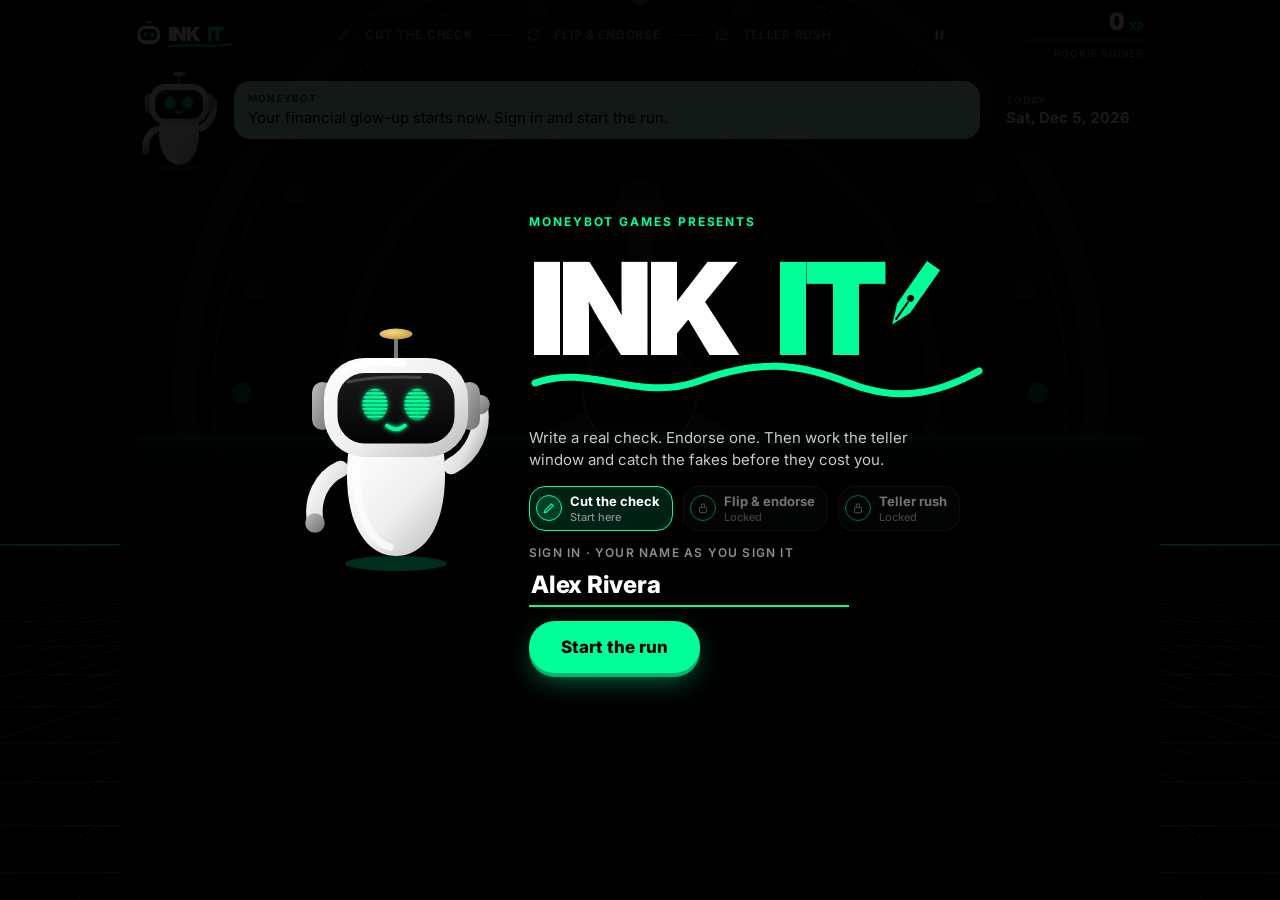
<file: index.html>
<!doctype html>
<html lang="en">
<head>
<meta charset="utf-8">
<meta http-equiv="refresh" content="0; url=ink-it/">
<title>Ink It · MoneyBot Games</title>
<link rel="canonical" href="ink-it/">
<script>location.replace('ink-it/');</script>
</head>
<body>
<p><a href="ink-it/">Play Ink It</a></p>
</body>
</html>
</file>
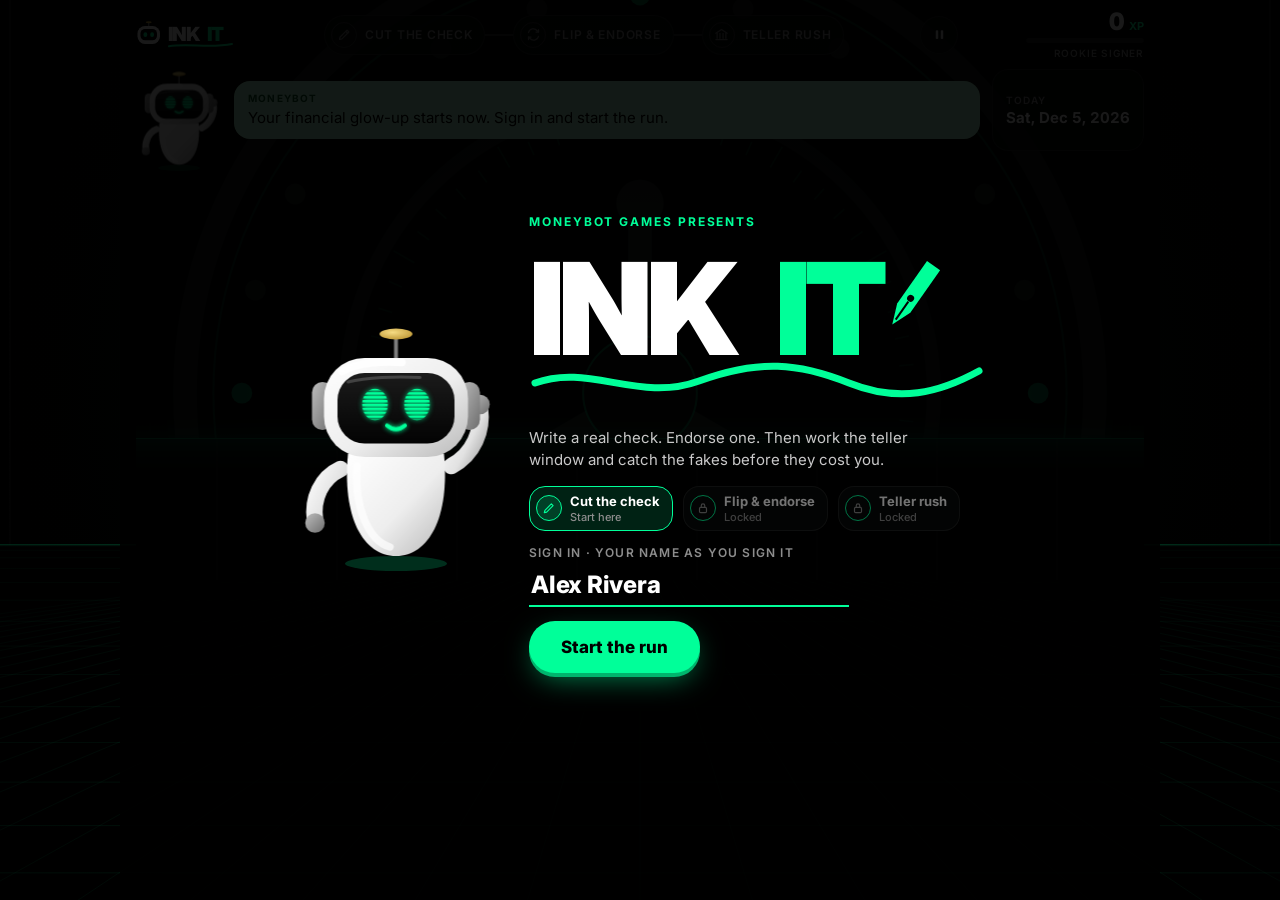
<file: ink-it/index.html>
<!doctype html>
<html lang="en">
<head>
<meta charset="utf-8">
<meta name="viewport" content="width=device-width, initial-scale=1, viewport-fit=cover">
<title>Ink It · MoneyBot Games</title>
<meta name="description" content="Write a real check, endorse one, then catch the fakes at the teller window. A free MoneyBot game that teaches students how checks work.">
<meta name="theme-color" content="#000000">
<link rel="icon" href="assets/favicon.svg" type="image/svg+xml">
<!-- Social previews: swap in the absolute URL once deployed, e.g. https://getmoneybot.com/games/ink-it/ -->
<meta property="og:type" content="website">
<meta property="og:title" content="Ink It · MoneyBot Games">
<meta property="og:description" content="Write it. Flip it. Sign it right. Then catch the fakes before they cost you.">
<meta property="og:image" content="https://kgarmon99.github.io/moneybot-ink-it/ink-it/assets/og-image.png">
<meta name="twitter:card" content="summary_large_image">
<link rel="preconnect" href="https://fonts.googleapis.com">
<link rel="preconnect" href="https://fonts.gstatic.com" crossorigin>
<link rel="stylesheet" href="https://fonts.googleapis.com/css2?family=Inter:wght@300;400;600;700;800;900&display=swap">
<link rel="stylesheet" href="css/ink-it.css">
</head>
<body>

<!-- shared SVG defs: MoneyBot shading, stamp grit -->
<svg class="defs" aria-hidden="true">
  <defs>
    <linearGradient id="shell" x1="0" y1="0" x2="1" y2="1"><stop offset="0" stop-color="#ffffff"/><stop offset=".55" stop-color="#eeeeee"/><stop offset="1" stop-color="#b9b9b9"/></linearGradient>
    <linearGradient id="shellB" x1="0" y1="0" x2="1" y2="1"><stop offset="0" stop-color="#fafafa"/><stop offset=".6" stop-color="#e2e2e2"/><stop offset="1" stop-color="#a9a9a9"/></linearGradient>
    <linearGradient id="pod" x1="0" y1="0" x2="1" y2="1"><stop offset="0" stop-color="#bdbdbd"/><stop offset="1" stop-color="#6e6e6e"/></linearGradient>
    <linearGradient id="visor" x1="0" y1="0" x2="0" y2="1"><stop offset="0" stop-color="#1b1b1b"/><stop offset="1" stop-color="#030303"/></linearGradient>
    <radialGradient id="gold" cx=".4" cy=".35" r=".8"><stop offset="0" stop-color="#f6dc84"/><stop offset="1" stop-color="#b8902d"/></radialGradient>
    <pattern id="scan" width="4" height="2.6" patternUnits="userSpaceOnUse"><rect width="4" height="1.6" fill="#00FF99"/></pattern>
    <filter id="glow" x="-50%" y="-50%" width="200%" height="200%"><feGaussianBlur stdDeviation="1.6" result="b"/><feMerge><feMergeNode in="b"/><feMergeNode in="SourceGraphic"/></feMerge></filter>
    <filter id="grunge" x="-10%" y="-10%" width="120%" height="120%">
      <feTurbulence type="fractalNoise" baseFrequency=".9" numOctaves="2" seed="7" result="n"/>
      <feColorMatrix in="n" type="matrix" values="0 0 0 0 0  0 0 0 0 0  0 0 0 0 0  0 0 0 -2.2 1.55" result="holes"/>
      <feComposite in="SourceGraphic" in2="holes" operator="in" result="pitted"/>
      <feTurbulence type="fractalNoise" baseFrequency=".035" numOctaves="2" seed="3" result="warp"/>
      <feDisplacementMap in="pitted" in2="warp" scale="5" xChannelSelector="R" yChannelSelector="G"/>
    </filter>
    <filter id="rough"><feTurbulence type="fractalNoise" baseFrequency=".04" numOctaves="2" seed="9"/><feDisplacementMap in="SourceGraphic" scale="6" xChannelSelector="R" yChannelSelector="G"/></filter>
  </defs>
</svg>

<canvas id="scene" aria-hidden="true"></canvas>

<div id="app">
  <header class="hud">
    <div class="logo-sm" id="logoSm"></div>
    <nav class="track" aria-label="Missions">
      <div class="node" id="n1"><i><svg viewBox="0 0 24 24"><path d="M4 20l4-1 11-11-3-3L5 16z"/><path d="M14 7l3 3"/></svg></i><span>Cut the check</span></div>
      <div class="wire" id="w1"></div>
      <div class="node" id="n2"><i><svg viewBox="0 0 24 24"><path d="M4 9a8 8 0 0 1 14-3l2 2"/><path d="M20 4v4h-4"/><path d="M20 15a8 8 0 0 1-14 3l-2-2"/><path d="M4 20v-4h4"/></svg></i><span>Flip &amp; endorse</span></div>
      <div class="wire" id="w2"></div>
      <div class="node" id="n3"><i><svg viewBox="0 0 24 24"><path d="M3 10l9-6 9 6"/><path d="M5 10v8M9.5 10v8M14.5 10v8M19 10v8"/><path d="M3 20h18"/></svg></i><span>Teller rush</span></div>
    </nav>
    <div class="meter">
      <button class="iconbtn" id="pauseBtn" type="button" aria-label="Pause menu"><svg viewBox="0 0 24 24"><rect x="6" y="5" width="4" height="14" rx="1.2"/><rect x="14" y="5" width="4" height="14" rx="1.2"/></svg></button>
      <div class="lives" id="lives" hidden></div>
      <span class="streak" id="streak">x1.2</span>
      <div class="xpbox">
        <div class="xprow"><span class="xp-num" id="xp">0</span><span class="xp-tag">XP</span></div>
        <div class="xpbar"><i id="xpFill"></i></div>
        <span class="rank" id="rankTxt">Rookie Signer</span>
      </div>
    </div>
  </header>

  <section class="comms">
    <div class="botwrap" id="botMain"></div>
    <div class="bubble" aria-live="polite"><span class="who">MoneyBot <span id="sub" style="color:#0A5C2E;font-weight:600;letter-spacing:.08em"></span></span><span id="say">Big moves incoming.</span></div>
    <div class="cards">
      <div class="card glass" id="todayCard"><span class="label">Today</span><span class="big" id="todayTxt"></span></div>
      <div class="card glass queue" id="queueCard" hidden><span class="label">Teller 03 · Now serving</span><span class="big" id="queueTxt"></span></div>
      <div class="card glass bill" id="billCard" hidden><span class="label" id="billHead">Bill to pay</span><span class="big" id="billTo"></span><span class="sm" id="billFor"></span><span class="amt" id="billAmt"></span></div>
    </div>
  </section>

  <main class="stage" id="stage">
    <div class="counter"></div>
    <div class="cam" id="cam">
    <div class="check" id="check" hidden>
      <div class="paper"></div><div class="band"></div><div class="perf"></div>
      <div class="micro t" id="microT"></div><div class="micro b" id="microB"></div>
      <svg class="wm" viewBox="0 0 100 100" aria-hidden="true"><circle cx="50" cy="50" r="44" fill="none" stroke="#000" stroke-width="5"/><circle cx="50" cy="50" r="30" fill="none" stroke="#000" stroke-width="3"/><path d="M50 20v60M20 50h60M29 29l42 42M71 29L29 71" stroke="#000" stroke-width="3"/><circle cx="50" cy="50" r="8" fill="#000"/></svg>
      <div class="p holder" data-f="holder"><div class="n" id="c-holder">Alex Rivera</div><div class="a" id="c-addr">1200 Main St</div></div>
      <div class="p ckno" id="c-no">1042</div>
      <div class="p lbl dlbl">Date</div>
      <div class="fld" id="f-date" data-f="date"><span class="v"></span></div>
      <div class="p lbl ptlbl">Pay to the<br>order of</div>
      <div class="fld" id="f-payto" data-f="payto"><span class="v"></span></div>
      <div class="p dollar">$</div>
      <div class="fld" id="f-amt" data-f="amt"><span class="v"></span></div>
      <div class="p lock"><svg viewBox="0 0 24 24" fill="none" stroke="#8a8a8a" stroke-width="2.4"><rect x="5" y="11" width="14" height="10" rx="2"/><path d="M8 11V8a4 4 0 0 1 8 0v3"/></svg>Security features. Details on back.</div>
      <div class="fld" id="f-words" data-f="words"><span class="v"></span></div>
      <div class="p lbl dolw">Dollars</div>
      <div class="p bank"><svg viewBox="0 0 40 40" fill="none" stroke="#00FF99" stroke-width="2.6"><circle cx="20" cy="20" r="17"/><circle cx="20" cy="20" r="10"/><path d="M20 10v20M10 20h20M13 13l14 14M27 13L13 27" stroke-width="1.8"/><circle cx="20" cy="20" r="3" fill="#00FF99"/></svg><div><b>VAULT BANK</b><br><small>Practice check · not a real bank</small></div></div>
      <div class="p lbl mlbl">Memo</div>
      <div class="fld" id="f-memo" data-f="memo"><span class="v"></span></div>
      <div class="fld" id="f-sig" data-f="sig"><span class="v"></span></div>
      <div class="p mp">MP</div>
      <div class="p micr" id="c-micr" data-f="micr">⑆000000000⑆ 0000000000⑈ 1042</div>
      <div class="p sticky" id="sticky" data-f="sticky" hidden></div>
    </div>

    <div class="back" id="back" hidden>
      <div class="paper"></div>
      <div class="endHead">ENDORSE HERE</div>
      <div id="endZone">
        <div class="endLines"><i style="top:40%"></i><i style="top:68%"></i><i style="top:96%"></i></div>
        <div id="endText"></div>
      </div>
      <div class="doNot" id="doNot"><b>DO NOT WRITE, STAMP, OR SIGN BELOW THIS LINE</b><span>Reserved for financial institution use</span></div>
      <div class="reserved"><div><svg viewBox="0 0 40 40" fill="none" stroke="#000" stroke-width="2"><circle cx="20" cy="20" r="17"/><circle cx="20" cy="20" r="10"/><path d="M20 10v20M10 20h20M13 13l14 14M27 13L13 27"/></svg>Bank processing area</div></div>
      <div class="sec">Security features: microprint lines, padlock icon, background pattern, and an "MP" mark by the signature line. Missing or altered? Don't deposit it.</div>
    </div>

    </div>
    <div class="zone-guide" id="guide" hidden><span id="guideTxt">Sign here</span></div>
    <canvas id="ink"></canvas>
    <div id="nib" hidden><svg viewBox="0 0 16 44" aria-hidden="true"><path d="M1 43 L3.5 33 L12.5 3.5 a2.6 2.6 0 0 1 3 1.4 L7 35 Z" fill="#00FF99" stroke="#000" stroke-width="1.4" stroke-linejoin="round"/><path d="M2.6 40 L5 34" stroke="#000" stroke-width="1"/></svg></div>
  </main>

  <footer class="controls" id="controls">
    <div class="timer" id="timer" hidden><i id="timerBar"></i></div>
    <div class="panel" id="panel"></div>
  </footer>

  <section class="overlay" id="scrTitle">
    <div class="title-wrap">
      <div class="title-bot" id="botTitle"></div>
      <div class="title-copy">
        <span class="eyebrow">MoneyBot Games presents</span>
        <div id="logoBig"></div>
        <p class="sub">Write a real check. Endorse one. Then work the teller window and catch the fakes before they cost you.</p>
        <div class="missions" id="mSelect" role="radiogroup" aria-label="Choose a mission"></div>
        <div class="sign-in">
          <label class="label" for="nameIn"><span>Sign in · your name as you sign it</span></label>
          <input class="sig-in" id="nameIn" maxlength="22" value="Alex Rivera" autocomplete="off" spellcheck="false">
        </div>
        <button class="btn primary big" id="startBtn">Start the run</button>
        <span class="foot" id="bestLine"></span>
      </div>
    </div>
  </section>

  <section class="overlay" id="scrBrief" hidden>
    <div class="brief">
      <div class="brief-art"><span class="brief-num" id="bNum">01</span><div id="bArt"></div></div>
      <div style="display:flex;flex-direction:column;gap:14px">
        <span class="eyebrow" id="bEyebrow">Mission</span>
        <h2 id="bTitle">Cut the Check</h2>
        <p class="sub" id="bText"></p>
        <div class="howto" id="bHow"></div>
        <div><button class="btn primary big" id="bGo">Let's go</button></div>
      </div>
    </div>
  </section>

  <section class="overlay" id="scrEnd" hidden>
    <div class="end">
      <div class="badge-col"><div id="badge"></div><div class="grade"><span class="label">Grade</span><b id="eGrade">A</b></div></div>
      <div style="display:flex;flex-direction:column;gap:14px;min-width:0">
        <span class="eyebrow" id="eEyebrow">Run complete</span>
        <h2 id="eRank">Ink Legend</h2>
        <div class="scoreline">
          <div class="glass"><span class="label">XP</span><b id="eXP">0</b></div>
          <div class="glass"><span class="label">Accuracy</span><b id="eAcc">0%</b></div>
          <div class="glass"><span class="label">Best</span><b id="eBest">0</b></div>
        </div>
        <div class="breakdown" id="breakdown"></div>
        <ul class="recap">
          <li class="glass"><i>1</i>Fill the date, the payee's exact name, the $ box, and the amount in words. Sign last, never first.</li>
          <li class="glass"><i>2</i>Write cents as a fraction (50/100) and draw a line through the empty space.</li>
          <li class="glass"><i>3</i>Never write a check to "Cash" and never sign a blank one.</li>
          <li class="glass"><i>4</i>Endorse on the back, in the top strip, above the "do not write below this line" mark.</li>
          <li class="glass"><i>5</i>Signature only at the teller. "For deposit only" for the ATM. Your bank's mobile wording for the app.</li>
          <li class="glass"><i>6</i>Only the payee endorses. Amounts must match. Watch for checks older than six months and overpayment scams.</li>
        </ul>
        <div style="display:flex;gap:12px;align-items:center;flex-wrap:wrap"><button class="btn primary big" id="againBtn">Run it back</button><span class="foot">Educational content only. All checks, names, and banks are fictional.</span></div>
      </div>
    </div>
  </section>

  <section class="overlay" id="scrPause" hidden>
    <div class="pause glass" role="dialog" aria-label="Paused">
      <span class="eyebrow">Paused</span>
      <h2>Take a breath.</h2>
      <div class="pause-btns">
        <button class="btn primary big" id="pResume" type="button">Resume</button>
        <button class="btn ghost" id="pSound" type="button">Sound: On</button>
        <button class="btn ghost" id="pRestart" type="button">Restart this mission</button>
        <button class="btn ghost" id="pQuit" type="button">Quit to title</button>
      </div>
      <span class="foot">Esc also pauses and resumes.</span>
    </div>
  </section>
</div>
<canvas id="fx"></canvas>
<script src="js/ink-it.js"></script>
</body>
</html>
</file>
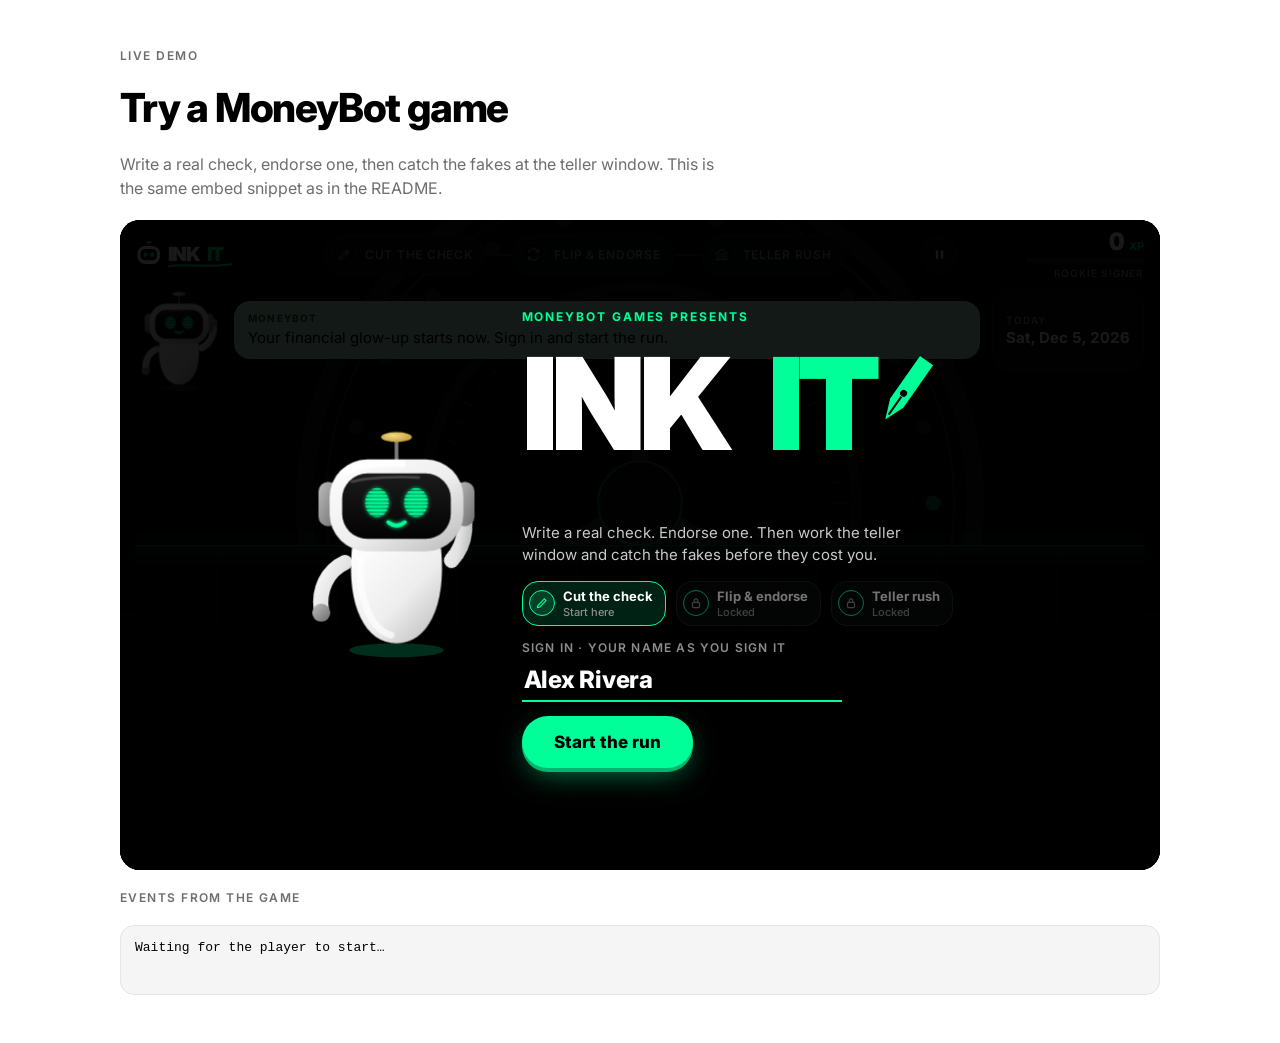
<file: embed-example.html>
<!doctype html>
<html lang="en">
<head>
<meta charset="utf-8">
<meta name="viewport" content="width=device-width, initial-scale=1">
<title>Ink It embed example · MoneyBot</title>
<link rel="stylesheet" href="https://fonts.googleapis.com/css2?family=Inter:wght@400;600;800&display=swap">
<style>
  body{margin:0;background:#fff;color:#000;font-family:Inter,system-ui,sans-serif;padding:48px 16px}
  .wrap{max-width:1040px;margin:0 auto;display:flex;flex-direction:column;gap:20px}
  .eyebrow{font-size:12px;font-weight:600;letter-spacing:.12em;text-transform:uppercase;color:#6E6E6E}
  h1{font-size:40px;font-weight:800;letter-spacing:-.03em;margin:0}
  p{color:#6E6E6E;margin:0;max-width:60ch;line-height:1.5}
  .frame{position:relative;width:100%;aspect-ratio:16/10;min-height:640px;border-radius:20px;overflow:hidden;background:#000}
  .frame iframe{position:absolute;inset:0;width:100%;height:100%;border:0}
  .log{font:13px/1.5 ui-monospace,Menlo,monospace;background:#f5f5f5;border:1px solid #E5E5E5;border-radius:14px;padding:12px 14px;min-height:44px}
  .mobile-cta{display:none;background:#00FF99;color:#000;font-weight:600;border-radius:999px;padding:14px 22px;text-decoration:none;align-self:flex-start}
  @media (max-width:640px){.frame{display:none}.mobile-cta{display:inline-block}}
</style>
</head>
<body>
<div class="wrap">
  <span class="eyebrow">Live demo</span>
  <h1>Try a MoneyBot game</h1>
  <p>Write a real check, endorse one, then catch the fakes at the teller window. This is the same embed snippet as in the README.</p>

  <div class="frame">
    <iframe src="ink-it/" title="Ink It, a MoneyBot game" allow="autoplay; fullscreen" loading="lazy"></iframe>
  </div>
  <a class="mobile-cta" href="ink-it/">Play Ink It</a>

  <span class="eyebrow">Events from the game</span>
  <div class="log" id="log">Waiting for the player to start…</div>
</div>
<script>
  window.addEventListener('message', (e) => {
    if (!e.data || e.data.source !== 'moneybot-ink-it') return;
    const line = document.createElement('div');
    line.textContent = new Date().toLocaleTimeString() + '  ' + JSON.stringify(e.data);
    const log = document.getElementById('log');
    if (log.dataset.started !== '1') { log.textContent = ''; log.dataset.started = '1'; }
    log.appendChild(line);
  });
</script>
</body>
</html>
</file>
<file: ink-it/css/ink-it.css>
/* Layout: a night-shift bank vault. Animated vault scene behind everything, a counter the check lands on, MoneyBot on comms beside it, a tool tray below. Brand system: MoneyBot six colors + Inter; depth and light are reserved for the game world. */
:root{
  --green:#00FF99; --black:#000000; --white:#FFFFFF;
  --tint:#B8FFD9; --gray:#6E6E6E; --line:#E5E5E5;
  --deep:#0A5C2E; --ink:#0b1a40;
  --glass:rgba(10,12,11,.86); --edge:rgba(255,255,255,.09); --edge2:rgba(0,255,153,.35);
  --font:"Inter",system-ui,-apple-system,"Segoe UI",Roboto,sans-serif;
  --pop:cubic-bezier(.68,-.55,.265,1.55);
  --xp:cubic-bezier(.34,1.56,.64,1);
  color-scheme:dark;
}
html,body{height:100%;margin:0}
:root{padding-top:env(safe-area-inset-top,0px);padding-bottom:env(safe-area-inset-bottom,0px)}
img{max-width:100%}
*,*::before,*::after{box-sizing:border-box}
[hidden]{display:none!important}
body{background:var(--black);color:var(--white);font-family:var(--font);font-size:15px;overflow:hidden;-webkit-user-select:none;user-select:none}
button,input{font-family:var(--font)}
#scene{position:fixed;inset:-24px;width:calc(100% + 48px);height:calc(100% + 48px);z-index:0;transition:transform .25s ease-out}
#app{position:relative;z-index:1;height:100%;display:grid;grid-template-rows:auto auto minmax(150px,1fr) auto;gap:10px;max-width:1040px;margin:0 auto;
  padding-left:max(16px,env(safe-area-inset-left,0px));padding-right:max(16px,env(safe-area-inset-right,0px));padding-block:10px}
#app.shake{animation:shake .38s linear}
@keyframes shake{20%{transform:translate(-8px,2px)}40%{transform:translate(7px,-3px)}60%{transform:translate(-5px,1px)}80%{transform:translate(3px,0)}}
.glass{background:var(--glass);border:1px solid var(--edge);border-radius:16px}

/* ---------- HUD ---------- */
.hud{display:grid;grid-template-columns:auto 1fr auto;align-items:center;gap:16px;min-width:0}
.logo-sm{display:flex;align-items:center;gap:8px}
.logo-sm svg{height:30px;width:auto;display:block}
.track{display:flex;align-items:center;justify-content:center;gap:0;min-width:0}
.node{display:flex;align-items:center;gap:8px;padding:6px 12px 6px 6px;border-radius:999px;border:1px solid var(--edge);background:var(--glass);color:#8d8d8d;font-size:12px;font-weight:600;letter-spacing:.06em;text-transform:uppercase;white-space:nowrap;transition:all .3s ease}
.node i{width:26px;height:26px;border-radius:50%;display:grid;place-items:center;border:1.5px solid #333}
.node svg{width:15px;height:15px;stroke:#777;fill:none;stroke-width:2;stroke-linecap:round;stroke-linejoin:round}
.node.now{color:var(--white);border-color:var(--edge2)}
.node.now i{border-color:var(--green);background:rgba(0,255,153,.12)}
.node.now svg{stroke:var(--green)}
.node.done i{background:var(--green);border-color:var(--green)}
.node.done svg{stroke:var(--black)}
.wire{width:28px;height:2px;background:#2a2a2a;flex:none}
.wire.done{background:var(--green)}
.meter{display:flex;align-items:center;gap:12px}
.lives{display:flex;gap:4px}
.life{width:16px;height:18px}
.life path{fill:var(--green);transition:fill .3s}
.life.lost path{fill:#2a2a2a}
.streak{font-size:12px;font-weight:800;background:var(--green);color:var(--black);border-radius:999px;padding:4px 10px;transform:scale(0);transition:transform .45s var(--xp);white-space:nowrap}
.streak.on{transform:scale(1)}
.xpbox{display:flex;flex-direction:column;align-items:flex-end;gap:4px;min-width:118px}
.xprow{display:flex;align-items:baseline;gap:5px;font-variant-numeric:tabular-nums}
.xp-num{font-size:24px;font-weight:900;letter-spacing:-.02em;line-height:1}
.xp-tag{font-size:11px;font-weight:700;color:var(--green)}
.xpbar{width:118px;height:5px;border-radius:999px;background:#1e1e1e;overflow:hidden}
.xpbar i{display:block;height:100%;width:0;background:var(--green);border-radius:999px;transition:width .45s var(--xp)}
.rank{font-size:10px;font-weight:600;letter-spacing:.08em;text-transform:uppercase;color:#8d8d8d}

/* ---------- comms ---------- */
.comms{display:flex;gap:12px;align-items:stretch;min-width:0;height:82px}
.comms .bubble{max-height:82px;overflow-y:auto}
.botwrap{flex:none;width:86px;display:grid;place-items:end center;position:relative}
.botwrap .bot{width:86px;height:auto}
.bubble{position:relative;flex:1 1 auto;background:var(--tint);color:var(--black);border-radius:16px;padding:10px 14px;font-size:15px;line-height:1.42;min-width:0;align-self:center}
.bubble::before{content:"";position:absolute;left:-7px;top:50%;width:14px;height:14px;background:var(--tint);transform:translateY(-50%) rotate(45deg);border-radius:2px}
.bubble b{font-weight:700}
.bubble .who{display:block;font-size:10px;font-weight:700;letter-spacing:.12em;text-transform:uppercase;color:var(--deep);margin-bottom:2px}
.cards{display:flex;gap:10px;flex:none}
.card{padding:9px 13px;display:flex;flex-direction:column;gap:2px;min-width:0;justify-content:center}
.card .label{font-size:10px}
.card .big{font-size:15px;font-weight:700;color:var(--white);font-variant-numeric:tabular-nums}
.card .sm{font-size:12px;color:#a9a9a9}
.card.bill{border-color:var(--edge2);background:rgba(0,40,24,.82)}
.card.bill .amt{font-size:21px;font-weight:900;color:var(--green);font-variant-numeric:tabular-nums;letter-spacing:-.01em}
.label{font-size:12px;font-weight:600;letter-spacing:.1em;text-transform:uppercase;color:#8d8d8d}

/* ---------- MoneyBot rig ---------- */
.bot{overflow:visible}
.bot .rig{transform-box:fill-box;transform-origin:50% 100%}
.bot.idle .rig{animation:float 3.2s ease-in-out infinite}
@keyframes float{50%{transform:translateY(-3px)}}
.bot .armR{transform-box:fill-box;transform-origin:10% 85%}
.bot .armL{transform-box:fill-box;transform-origin:90% 85%}
.bot .head{transform-box:fill-box;transform-origin:50% 100%}
.bot.wave .armR{animation:wave .5s ease-in-out 4 alternate}
@keyframes wave{from{transform:rotate(-20deg)}to{transform:rotate(25deg)}}
.bot.happy .rig{animation:hop .5s var(--xp) 2}
@keyframes hop{40%{transform:translateY(-12px) scale(1.03,.98)}}
.bot.happy .armL{transform:rotate(55deg)}.bot.happy .armR{transform:rotate(-55deg)}
.bot.oops .head{animation:nope .45s ease-in-out}
@keyframes nope{25%{transform:rotate(-7deg)}75%{transform:rotate(7deg)}}
.bot.alert .rig{animation:jolt .3s ease-out}
@keyframes jolt{30%{transform:translateY(-6px)}}
.bot .armL,.bot .armR{transition:transform .35s var(--xp)}
.bot .f{display:none}
.bot .f-idle{display:inline}
.bot.happy .f-idle,.bot.oops .f-idle,.bot.alert .f-idle{display:none}
.bot.happy .f-happy,.bot.oops .f-oops,.bot.alert .f-alert{display:inline}
.bot.talk .mouth-talk{animation:talk .16s steps(2) infinite}
@keyframes talk{50%{transform:scaleY(.25)}}
.bot .mouth-talk{transform-box:fill-box;transform-origin:50% 50%}
.bot .eyes{transform-box:fill-box;transform-origin:50% 50%;animation:blink 4.5s infinite}
@keyframes blink{0%,94%,100%{transform:scaleY(1)}96%{transform:scaleY(.1)}}

/* ---------- stage / counter ---------- */
.stage{position:relative;container-type:size;display:grid;place-items:center;overflow:hidden;border-radius:18px}
.cam{position:absolute;inset:0;display:grid;place-items:center;transform-origin:0 0;transition:transform .6s cubic-bezier(.2,.8,.2,1);will-change:transform}
.cam.snap{transition:none}
.counter{position:absolute;left:-4%;right:-4%;bottom:0;height:34%;pointer-events:none;border-top:1px solid rgba(0,255,153,.45);
  background:linear-gradient(180deg,rgba(0,255,153,.08),rgba(0,0,0,0) 22%),repeating-linear-gradient(90deg,rgba(255,255,255,.025) 0 2px,transparent 2px 120px),#060807;border-radius:6px 6px 0 0}
.counter::before{content:"";position:absolute;left:0;right:0;top:-1px;height:1px;box-shadow:0 0 18px 2px rgba(0,255,153,.45)}
#ink{position:absolute;inset:0;width:100%;height:100%;z-index:6;pointer-events:none;touch-action:none}
#ink.live{pointer-events:auto;cursor:crosshair}
@media (pointer:fine){#ink.live{cursor:none}}
#nib{position:absolute;left:0;top:0;width:0;height:0;z-index:7;pointer-events:none}
#nib svg{position:absolute;left:-1px;bottom:-1px;width:15px;height:41px;filter:drop-shadow(0 3px 4px rgba(0,0,0,.5))}
.fld.ready{animation:ready 1.3s ease-out}
@keyframes ready{0%{box-shadow:0 0 0 0 rgba(0,255,153,.8)}100%{box-shadow:0 0 0 2.6cqw rgba(0,255,153,0)}}
.stage.teller::before{content:"TELLER 03  ·  OPEN";position:absolute;top:0;left:50%;transform:translateX(-50%);z-index:7;background:#000;border:1px solid var(--edge2);border-top:0;border-radius:0 0 12px 12px;padding:5px 16px;font-size:11px;font-weight:800;letter-spacing:.18em;color:var(--green);pointer-events:none;white-space:pre}
.stage.teller::after{content:"";position:absolute;inset:0;border:10px solid rgba(255,255,255,.035);border-top-width:28px;border-radius:18px;pointer-events:none;z-index:7;box-shadow:inset 0 0 50px rgba(0,255,153,.09)}
.card.queue{border-color:var(--edge2)}
.card.queue .big{color:var(--green)}
.iconbtn{width:38px;height:38px;border-radius:50%;background:var(--glass);border:1px solid var(--edge);display:grid;place-items:center;cursor:pointer;flex:none;transition:border-color .15s ease}
.iconbtn svg{width:15px;height:15px;fill:#cfcfcf;transition:fill .15s ease}
.iconbtn:hover{border-color:var(--edge2)}.iconbtn:hover svg{fill:var(--green)}
.iconbtn:focus-visible{outline:3px solid var(--green);outline-offset:3px}
#scrPause{z-index:25;background:rgba(0,0,0,.8)}
.pause{padding:28px 26px;display:flex;flex-direction:column;gap:14px;align-items:center;width:min(380px,92vw)}
.pause-btns{display:flex;flex-direction:column;gap:10px;width:100%}
.pause-btns .btn{width:100%}
.mchip{cursor:pointer;font-family:var(--font);border:1px solid var(--edge);text-align:left;transition:border-color .15s ease,transform .15s ease}
.mchip:hover:not([disabled]){transform:translateY(-2px);border-color:var(--edge2)}
.mchip span{display:flex;flex-direction:column;gap:1px}
.mchip b{font-weight:700;color:var(--white);font-size:13px}
.mchip small{font-size:11px;color:#8d8d8d;font-weight:500}
.mchip.sel{border-color:var(--green);background:rgba(0,40,24,.85)}
.mchip.sel i{background:rgba(0,255,153,.14)}
.mchip.locked{opacity:.45;cursor:not-allowed}
.mchip.locked svg{stroke:#8d8d8d}
.mchip:focus-visible{outline:3px solid var(--green);outline-offset:3px}
.fixes li{cursor:pointer;transition:border-color .15s ease}
.fixes li:hover,.fixes li:focus-visible{border-color:var(--edge2);outline:none}
.badge-col{display:flex;flex-direction:column;align-items:center;gap:8px}
.grade{display:flex;align-items:baseline;gap:10px}
.grade b{font-size:52px;font-weight:900;color:var(--green);line-height:1;letter-spacing:-.03em}
.breakdown{display:grid;grid-template-columns:repeat(auto-fit,minmax(130px,1fr));gap:8px}
.bd-row{padding:9px 13px;display:flex;flex-direction:column;gap:2px}
.bd-row b{font-size:17px;font-weight:800;font-variant-numeric:tabular-nums}
.zone-guide{position:absolute;z-index:5;border:1.5px dashed var(--green);border-radius:8px;pointer-events:none;box-shadow:0 0 0 4px rgba(0,255,153,.12)}
.zone-guide span{position:absolute;bottom:calc(100% + 5px);left:0;font-size:11px;font-weight:800;letter-spacing:.08em;text-transform:uppercase;color:var(--black);background:var(--green);border-radius:999px;padding:3px 9px;white-space:nowrap}

/* ---------- the check ---------- */
.check{position:relative;grid-area:1/1;width:min(97cqw,188cqh,760px);aspect-ratio:2.18/1;background:#fff;color:var(--black);border-radius:1.1%/2.4%;container-type:inline-size;
  box-shadow:0 1px 0 rgba(255,255,255,.6) inset,0 30px 60px -18px rgba(0,0,0,.9),0 0 0 1px rgba(255,255,255,.06),0 18px 70px -20px rgba(0,255,153,.28)}
.paper{position:absolute;inset:0;border-radius:inherit;overflow:hidden;pointer-events:none;background-image:var(--guil);background-size:100% 100%}
.band{position:absolute;left:0;right:0;top:0;height:3.4%;background:var(--green);border-radius:inherit;border-bottom-left-radius:0;border-bottom-right-radius:0}
.perf{position:absolute;left:1.2%;top:7%;bottom:7%;width:.55cqw;background-image:radial-gradient(circle,#d4d4d4 42%,transparent 46%);background-size:100% 1.3cqw;pointer-events:none}
.micro{position:absolute;left:3.6%;right:3%;font-size:.78cqw;letter-spacing:.14em;color:#86d8b2;white-space:nowrap;overflow:hidden;pointer-events:none;font-weight:600}
.micro.t{top:4.4%}.micro.b{bottom:12.5%;color:#bdeed6}
.wm{position:absolute;left:40%;top:18%;width:26%;opacity:.035;pointer-events:none}
.p{position:absolute}
.holder{left:4%;top:8.5%;line-height:1.2;padding:.3% .6%;border-radius:.6cqw}
.holder .n{font-size:2.7cqw;font-weight:800;letter-spacing:-.01em}
.holder .a{font-size:1.65cqw;color:var(--gray)}
.ckno{right:4%;top:8.5%;font-size:2.4cqw;font-weight:800;font-variant-numeric:tabular-nums;letter-spacing:.04em}
.lbl{font-size:1.4cqw;font-weight:700;letter-spacing:.07em;color:#5f5f5f;text-transform:uppercase;line-height:1.15;pointer-events:none}
.fld{position:absolute;border-bottom:.2cqw solid #111;display:flex;align-items:flex-end;padding:0 1% .45% 1%;font-size:2.6cqw;font-weight:600;white-space:nowrap;transition:background .2s,box-shadow .2s;border-radius:.6cqw .6cqw 0 0}
.fld .v{display:inline-block;color:var(--ink);letter-spacing:.005em}
.fld .v.pop{animation:ink .3s var(--xp)}
@keyframes ink{from{transform:translateY(30%);opacity:0}to{transform:none;opacity:1}}
.fld.sel{background:rgba(184,255,217,.75);box-shadow:0 0 0 .3cqw var(--green)}
.tour{background:rgba(184,255,217,.8)!important;box-shadow:0 0 0 .35cqw var(--green)!important;border-radius:.6cqw}
#f-date{right:4%;top:19%;width:22%;height:8%}
.dlbl{right:27%;top:22%}
.ptlbl{left:4%;top:35%;width:13%}
#f-payto{left:17%;top:33%;width:57%;height:9%}
.dollar{left:76.6%;top:34%;font-size:3cqw;font-weight:800;pointer-events:none}
#f-amt{left:79.5%;top:32%;width:16.5%;height:10%;border:.2cqw solid #111;border-radius:.6cqw;justify-content:flex-end;font-variant-numeric:tabular-nums;background:rgba(255,255,255,.7)}
.lock{right:4%;top:43.5%;display:flex;align-items:center;gap:.5cqw;font-size:.95cqw;color:#8a8a8a;pointer-events:none}
.lock svg{width:1.5cqw;height:1.5cqw}
#f-words{left:4%;top:48%;width:79%;height:9%;font-size:2.3cqw}
.dolw{right:4%;top:53%}
.bank{left:4%;top:62%;display:flex;align-items:center;gap:1.1cqw;pointer-events:none}
.bank svg{width:3.4cqw;height:3.4cqw}
.bank b{font-size:1.9cqw;font-weight:900;letter-spacing:.1em}
.bank small{font-size:1.25cqw;color:var(--gray);letter-spacing:.02em}
.mlbl{left:4%;top:80%}
#f-memo{left:11%;top:75%;width:36%;height:8.5%;font-size:2.1cqw}
#f-sig{left:55%;top:70%;width:41%;height:13.5%;justify-content:center}
#f-sig .v{width:100%;height:100%;display:flex;align-items:flex-end;justify-content:center}
#f-sig svg{width:90%;height:120%;overflow:visible}
.mp{right:2.4%;top:80.5%;font-size:1.1cqw;font-weight:800;color:#777;border:.12cqw solid #999;border-radius:.3cqw;padding:0 .3cqw;pointer-events:none}
.micr{left:4%;bottom:3.6%;font-size:1.95cqw;letter-spacing:.2em;color:#555;font-variant-numeric:tabular-nums;padding:.2% .6%;border-radius:.6cqw}
.sticky{left:2%;bottom:-10%;width:36%;background:#fff6a8;color:#1a1a1a;font-size:1.75cqw;line-height:1.35;padding:1.6% 2%;border-radius:.4cqw;transform:rotate(-2.5deg);font-weight:600;z-index:2;box-shadow:0 1.2cqw 2cqw -1cqw rgba(0,0,0,.45)}
.sticky::before{content:"";position:absolute;left:38%;top:-1.1cqw;width:24%;height:2cqw;background:rgba(255,255,255,.55);transform:rotate(2deg)}
.mark{position:absolute;right:-1.4cqw;top:-2.4cqw;width:max(18px,3.8cqw);height:max(18px,3.8cqw);border-radius:50%;display:grid;place-items:center;font-size:max(11px,2.1cqw);font-weight:900;z-index:4;animation:markin .45s var(--pop) both;pointer-events:none;box-shadow:0 .4cqw 1cqw rgba(0,0,0,.25)}
.mark.ok{background:var(--green);color:var(--black)}
.mark.no{background:var(--black);color:var(--white)}
.mark.meh{background:var(--line);color:var(--gray)}
@keyframes markin{from{transform:scale(0)}}
.ring{position:absolute;inset:-22% -4%;border:.45cqw solid #d10000;border-color:var(--black);border-radius:50%;pointer-events:none;z-index:3;animation:markin .4s var(--pop) both;filter:url(#rough)}
.check.tappable [data-f]{cursor:pointer}
.check.tappable [data-f]:hover{background:rgba(0,255,153,.2)}

/* rubber stamp (lives on the paper) */
.rstamp{position:absolute;left:50%;top:46%;z-index:5;pointer-events:none;font-weight:900;text-transform:uppercase;letter-spacing:.06em;white-space:nowrap;
  font-size:6.4cqw;line-height:1;padding:.9cqw 2.2cqw;border:.75cqw double currentColor;border-radius:1.4cqw;filter:url(#grunge);mix-blend-mode:multiply;opacity:.92;
  transform:translate(-50%,-50%) rotate(-12deg);animation:slamstamp .42s cubic-bezier(.2,1.4,.4,1) both}
.rstamp small{display:block;font-size:.32em;letter-spacing:.2em;text-align:center;margin-top:.35em;font-weight:800}
.rstamp.good{color:var(--deep)}
.rstamp.bad{color:#111}
@keyframes slamstamp{0%{opacity:0;transform:translate(-50%,-50%) rotate(-18deg) scale(2.6)}60%{opacity:.95;transform:translate(-50%,-50%) rotate(-11deg) scale(.94)}100%{transform:translate(-50%,-50%) rotate(-12deg) scale(1)}}
.thump{animation:thump .3s ease-out}
@keyframes thump{40%{transform:scale(.985) translateY(2px)}}

/* ---------- the back ---------- */
.back{position:relative;grid-area:1/1;height:min(94cqh,620px);aspect-ratio:1/2.18;max-width:100cqw;background:#fff;color:var(--black);border-radius:2.4%/1.1%;container-type:inline-size;overflow:hidden;
  box-shadow:0 30px 60px -18px rgba(0,0,0,.9),0 0 0 1px rgba(255,255,255,.06),0 18px 70px -20px rgba(0,255,153,.28)}
.back .paper{background-image:var(--guilb)}
#endZone{position:absolute;left:6%;right:6%;top:3.5%;height:20.5%;border-radius:2cqw}
.endHead{position:absolute;left:6%;top:1.1%;font-size:3.6cqw;font-weight:800;letter-spacing:.1em;color:#5f5f5f}
.endLines{position:absolute;inset:0}
.endLines i{position:absolute;left:0;right:0;border-bottom:.5cqw solid #c9c9c9}
#endText{position:absolute;left:2%;top:8%;font-size:5.6cqw;font-weight:700;line-height:1.2;white-space:pre-line;color:var(--ink)}
.doNot{position:absolute;left:0;right:0;top:25%;border-top:.9cqw dashed #111;padding:2.5% 6% 0}
.doNot b{display:block;font-size:4cqw;font-weight:900}
.doNot span{display:block;font-size:3.2cqw;color:var(--gray);margin-top:1%}
.reserved{position:absolute;left:6%;right:6%;top:36%;bottom:4%;border:.5cqw solid #ececec;border-radius:3cqw;display:grid;place-items:center;text-align:center;color:#bdbdbd;font-size:3.4cqw;font-weight:700;letter-spacing:.08em;text-transform:uppercase;padding:6%}
.reserved svg{width:28cqw;height:28cqw;opacity:.25;display:block;margin:0 auto 4cqw}
.sec{position:absolute;left:6%;right:6%;bottom:6.5%;font-size:2.4cqw;color:#9a9a9a;line-height:1.35;text-align:left;text-transform:none;letter-spacing:0;font-weight:500}

.enter{animation:slam .55s var(--xp) both}
@keyframes slam{0%{transform:translate(70cqw,-6cqh) rotate(9deg);opacity:0}100%{transform:none;opacity:1}}
.exit{animation:toss .34s ease-in both}
@keyframes toss{to{transform:translate(-85cqw,-4cqh) rotate(-10deg);opacity:0}}
.flipout{animation:flipout .24s ease-in both}
@keyframes flipout{to{transform:perspective(900px) rotateX(88deg) scale(.95)}}
.flipin{animation:flipin .6s var(--xp) both}
@keyframes flipin{0%{transform:perspective(900px) rotateX(-88deg) rotate(-90deg) scale(.5);opacity:.3}50%{transform:perspective(900px) rotateX(0) rotate(-90deg) scale(.6);opacity:1}100%{transform:none}}

.float{position:absolute;z-index:9;font-weight:900;font-size:22px;color:var(--green);pointer-events:none;animation:floatup 1.05s ease-out forwards;font-variant-numeric:tabular-nums;white-space:nowrap;-webkit-text-stroke:4px #000;paint-order:stroke fill}
@keyframes floatup{0%{transform:translate(-50%,8px) scale(.6);opacity:0}20%{transform:translate(-50%,0) scale(1.15);opacity:1}100%{transform:translate(-50%,-70px) scale(1);opacity:0}}

/* ---------- tool tray ---------- */
.controls{display:flex;flex-direction:column;gap:8px;padding-bottom:4px;height:clamp(200px,34vh,300px);overflow-y:auto}
.timer{height:7px;border-radius:999px;background:rgba(255,255,255,.08);overflow:hidden;max-width:640px;width:100%;margin:0 auto}
.timer i{display:block;height:100%;width:100%;background:var(--green);border-radius:999px;transform-origin:left;box-shadow:0 0 12px rgba(0,255,153,.6)}
.timer.low i{background:var(--white);box-shadow:0 0 12px rgba(255,255,255,.6)}
.panel{width:100%;max-width:660px;margin:0 auto;display:flex;flex-direction:column;gap:10px}
.focus{display:flex;align-items:baseline;gap:12px;padding:11px 15px;min-height:50px;flex-wrap:wrap;background:var(--glass);border:1px solid var(--edge);border-radius:16px}
.focus .val{font-size:20px;font-weight:800;color:var(--white);overflow-wrap:anywhere;min-width:0;font-variant-numeric:tabular-nums}
.focus .val.empty{color:#7a7a7a;font-weight:400;font-size:16px}
.focus .tip{flex-basis:100%;font-size:13px;color:#a9a9a9;order:3}
.focus .handover{margin-left:auto;padding:9px 16px;font-size:14px;order:2;align-self:center}
.keypad{display:grid;grid-template-columns:repeat(3,1fr);gap:8px;max-width:340px;width:100%;margin:0 auto}
.key{height:46px;border-radius:12px;background:linear-gradient(180deg,#1c1c1c,#121212);border:1px solid #2b2b2b;border-bottom-width:3px;color:var(--white);font:800 20px var(--font);cursor:pointer;transition:transform .08s ease}
.key:active{transform:translateY(2px);border-bottom-width:1px}
.key.done{grid-column:1/-1;background:var(--green);color:var(--black);border:0;border-bottom:3px solid #00b56d;border-radius:999px;font-size:16px;height:44px}
.tiles{display:flex;flex-wrap:wrap;gap:8px;justify-content:center;align-items:center}
.tile{background:#fff;color:var(--black);border:0;border-bottom:3px solid #c9c9c9;border-radius:999px;padding:10px 15px;font:700 15px var(--font);cursor:pointer;animation:chipin .3s var(--xp) both;transition:transform .12s ease}
.tile:hover{transform:translateY(-2px)}
.tile:active{transform:translateY(1px);border-bottom-width:1px}
.tile.ctl{background:#151515;color:var(--white);border:1px solid #2b2b2b;border-bottom-width:3px}
.tile.ctl.go{background:var(--green);color:var(--black);border:0;border-bottom:3px solid #00b56d}
@keyframes chipin{from{transform:translateY(14px);opacity:0}}
.textin{background:#fff;color:var(--black);border:0;border-radius:999px;padding:13px 18px;font:700 17px var(--font);width:100%;-webkit-user-select:text;user-select:text}
.textrow{display:flex;gap:8px}
.acts{display:flex;gap:10px;justify-content:center;flex-wrap:wrap}
.btn{border:0;border-radius:999px;padding:13px 24px;font-size:16px;font-weight:800;cursor:pointer;transition:transform .15s ease;white-space:nowrap}
.btn:hover{transform:translateY(-2px)}
.btn:active{transform:translateY(1px)}
.btn.primary{background:var(--green);color:var(--black);box-shadow:0 4px 0 #00b56d,0 10px 30px -8px rgba(0,255,153,.6)}
.btn.primary:active{box-shadow:0 1px 0 #00b56d}
.btn.dark{background:var(--black);color:var(--green);border:1.5px solid var(--green)}
.btn.ghost{background:rgba(0,0,0,.5);color:#cfcfcf;border:1px solid #333}
.btn.white{background:var(--white);color:var(--black);box-shadow:0 4px 0 #bdbdbd}
.btn.big{padding:16px 32px;font-size:17px}
.btn:focus-visible,.key:focus-visible,.tile:focus-visible,.textin:focus-visible,.sig-in:focus-visible{outline:3px solid var(--green);outline-offset:3px}
.hint{font-size:12px;color:#8d8d8d;text-align:center}
.fixes{list-style:none;margin:0;padding:0;display:grid;gap:6px}
.fixes li{display:flex;gap:10px;align-items:flex-start;background:var(--glass);border:1px solid var(--edge);border-radius:12px;padding:9px 12px;font-size:14px;line-height:1.4;color:#d9d9d9}
.fixes li b{color:var(--white);font-weight:700;white-space:nowrap}
.fixes .dot{flex:none;width:18px;height:18px;border-radius:50%;display:grid;place-items:center;font-size:11px;font-weight:900;margin-top:1px}
.fixes .dot.ok{background:var(--green);color:var(--black)}
.fixes .dot.no{background:var(--white);color:var(--black)}
.outcome{background:var(--glass);border:1px solid var(--edge);border-radius:16px;padding:12px 15px;font-size:15px;line-height:1.45;color:#e6e6e6}
.outcome b{color:var(--white)}
.outcome .tag{display:inline-block;font-size:11px;font-weight:800;letter-spacing:.08em;text-transform:uppercase;border-radius:999px;padding:3px 9px;margin-bottom:6px}
.outcome .tag.ok{background:var(--green);color:var(--black)}
.outcome .tag.no{background:var(--white);color:var(--black)}

/* ---------- overlays ---------- */
.overlay{position:absolute;inset:0;z-index:20;background:rgba(0,0,0,.72);display:flex;flex-direction:column;align-items:center;justify-content:center;gap:16px;text-align:center;padding:24px 0;overflow-y:auto}
.title-wrap{display:grid;grid-template-columns:auto auto;align-items:center;gap:28px}
.title-bot{width:min(210px,30vh)}
.title-copy{display:flex;flex-direction:column;align-items:flex-start;gap:14px;text-align:left}
.logo-big{width:min(460px,78vw);height:auto;display:block}
.swash{stroke-dasharray:900;stroke-dashoffset:900;animation:draw 1.1s .35s ease-out forwards}
@keyframes draw{to{stroke-dashoffset:0}}
.eyebrow{font-size:12px;font-weight:700;letter-spacing:.16em;text-transform:uppercase;color:var(--green)}
.sub{color:#c9c9c9;max-width:44ch;line-height:1.5;margin:0}
.sign-in{display:flex;flex-direction:column;gap:4px;width:min(320px,80vw)}
.sig-in{background:transparent;color:var(--white);border:0;border-bottom:2px solid var(--green);padding:6px 2px;font:800 24px var(--font);width:100%;-webkit-user-select:text;user-select:text;letter-spacing:-.01em}
.sign-in .label{display:flex;justify-content:space-between}
.missions{display:flex;gap:10px;flex-wrap:wrap}
.mchip{display:flex;align-items:center;gap:8px;padding:6px 12px 6px 6px;font-size:13px;font-weight:600;color:#d9d9d9}
.mchip i{width:26px;height:26px;border-radius:50%;display:grid;place-items:center;border:1.5px solid var(--green)}
.mchip svg{width:14px;height:14px;stroke:var(--green);fill:none;stroke-width:2;stroke-linecap:round;stroke-linejoin:round}
.brief{display:grid;grid-template-columns:auto minmax(0,460px);gap:32px;align-items:center;text-align:left}
.brief-art{width:min(260px,40vw);aspect-ratio:1;border-radius:28px;display:grid;place-items:center;position:relative;overflow:hidden;background:rgba(0,30,18,.6);border:1px solid var(--edge2)}
.brief-art svg{width:78%;height:78%}
.brief-num{position:absolute;right:10px;top:4px;font-size:64px;font-weight:900;color:transparent;-webkit-text-stroke:1.5px rgba(0,255,153,.5);letter-spacing:-.04em}
h2{font-size:clamp(34px,6vw,56px);font-weight:900;letter-spacing:-.035em;margin:0;line-height:.95;text-wrap:balance}
.howto{display:flex;gap:8px;flex-wrap:wrap}
.howto span{border-radius:999px;padding:7px 13px;font-size:13px;color:#d9d9d9;background:var(--glass);border:1px solid var(--edge)}
.howto span b{color:var(--green);font-weight:800}
.end{display:grid;grid-template-columns:auto minmax(0,520px);gap:30px;align-items:center;text-align:left}
.badge{width:min(230px,36vw);height:auto;animation:badgein .9s var(--pop) both}
@keyframes badgein{from{transform:scale(0) rotate(-30deg)}}
.scoreline{display:flex;gap:10px;flex-wrap:wrap}
.scoreline div{display:flex;flex-direction:column;gap:2px;padding:10px 16px;min-width:96px}
.scoreline b{font-size:28px;font-weight:900;font-variant-numeric:tabular-nums}
.recap{list-style:none;padding:0;margin:0;display:grid;gap:6px;text-align:left}
.recap li{display:flex;gap:10px;align-items:flex-start;padding:8px 12px;font-size:13.5px;line-height:1.4;color:#d9d9d9}
.recap li i{flex:none;width:20px;height:20px;border-radius:50%;border:1.5px solid var(--green);display:grid;place-items:center;font-style:normal;font-size:11px;font-weight:800;color:var(--green);margin-top:1px}
.foot{font-size:12px;color:#8d8d8d}
#scrTitle,#scrEnd{background:rgba(0,0,0,.9)}
#fx{position:fixed;inset:0;width:100%;height:100%;pointer-events:none;z-index:30}
.defs{position:absolute;width:0;height:0;overflow:hidden}

@media (min-width:760px){.keypad{grid-template-columns:repeat(6,1fr);max-width:540px}}
@media (max-width:820px){.node span{display:none}.node{padding:5px}.wire{width:14px}}
@media (max-width:640px){
  .hud{grid-template-columns:auto 1fr;gap:10px}
  .track{display:none}
  .xpbox{min-width:0}
  .xpbar{width:92px}
  .logo-sm svg{height:24px}
  .comms{flex-wrap:wrap}
  .botwrap{width:58px}.botwrap .bot{width:58px}
  .bubble{font-size:14px;flex:1 1 0}
  .cards{width:100%}.card{flex:1 1 0}
  .key{height:42px}
  .tile{padding:9px 12px;font-size:14px}
  .controls{height:42vh}
  .comms{height:auto}
  .comms .bubble{height:74px;max-height:74px}
  .card{padding:7px 11px;height:62px;overflow:hidden}
  .card .big{font-size:14px}
  .card.bill .amt{font-size:17px}
  #billFor{display:none}
  .meter{justify-content:flex-end}
  .keypad{grid-template-columns:repeat(4,1fr)}
  .key{height:40px}
  .title-wrap{grid-template-columns:1fr;justify-items:center;gap:8px}
  .title-bot{width:120px}
  .title-copy{align-items:center;text-align:center}
  .brief,.end{grid-template-columns:1fr;justify-items:center;text-align:center;gap:16px}
  .brief-art{width:150px}
  .howto,.scoreline{justify-content:center}
}
@media (prefers-reduced-motion:reduce){
  *,*::before,*::after{animation-duration:.01ms!important;animation-iteration-count:1!important;animation-delay:0s!important;transition-duration:.01ms!important}
  .swash{stroke-dashoffset:0}
}
</file>
